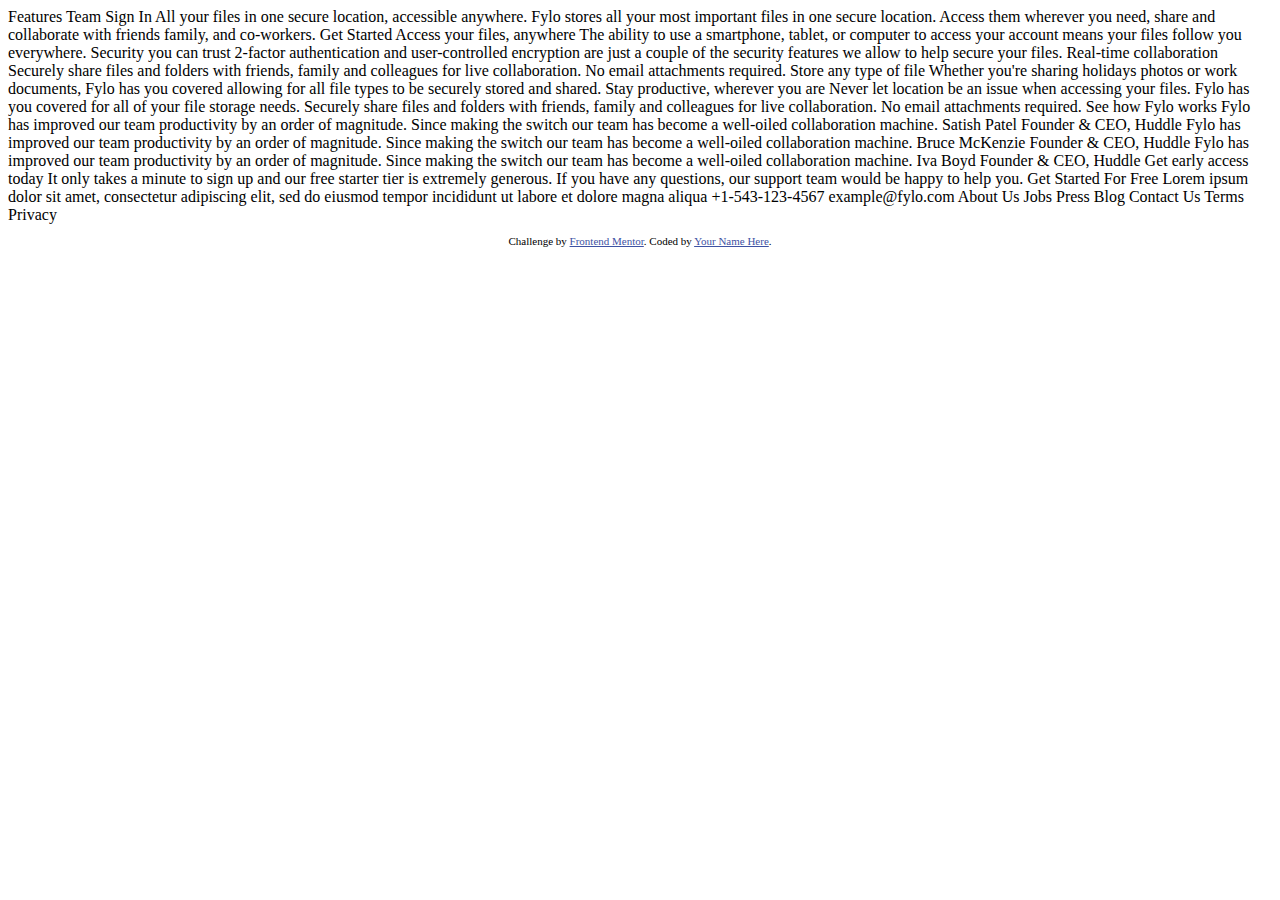
<file: fylo-dark-theme-landing-page-master/index.html>
<!DOCTYPE html>
<html lang="en">
<head>
  <meta charset="UTF-8">
  <meta name="viewport" content="width=device-width, initial-scale=1.0"> <!-- displays site properly based on user's device -->

  <link rel="icon" type="image/png" sizes="32x32" href="./images/favicon-32x32.png">
  
  <title>Frontend Mentor | Fylo landing page with dark theme and features grid</title>

  <!-- Feel free to remove these styles or customise in your own stylesheet 👍 -->
  <style>
    .attribution { font-size: 11px; text-align: center; }
    .attribution a { color: hsl(228, 45%, 44%); }
  </style>
</head>
<body>
  Features
  Team
  Sign In

  All your files in one secure location, accessible anywhere.

  Fylo stores all your most important files in one secure location. Access them wherever 
  you need, share and collaborate with friends family, and co-workers.

  Get Started

  Access your files, anywhere

  The ability to use a smartphone, tablet, or computer to access your account means your 
  files follow you everywhere.

  Security you can trust

  2-factor authentication and user-controlled encryption are just a couple of the security 
  features we allow to help secure your files.

  Real-time collaboration

  Securely share files and folders with friends, family and colleagues for live collaboration. 
  No email attachments required.

  Store any type of file

  Whether you're sharing holidays photos or work documents, Fylo has you covered allowing for all 
  file types to be securely stored and shared.

  Stay productive, wherever you are

  Never let location be an issue when accessing your files. Fylo has you covered for all of your file 
  storage needs.

  Securely share files and folders with friends, family and colleagues for live collaboration. No email 
  attachments required.

  See how Fylo works

  Fylo has improved our team productivity by an order of magnitude. Since making the switch our team has 
  become a well-oiled collaboration machine.

  Satish Patel
  Founder & CEO, Huddle

  Fylo has improved our team productivity by an order of magnitude. Since making the switch our team has 
  become a well-oiled collaboration machine.

  Bruce McKenzie
  Founder & CEO, Huddle

  Fylo has improved our team productivity by an order of magnitude. Since making the switch our team has 
  become a well-oiled collaboration machine.

  Iva Boyd
  Founder & CEO, Huddle

  Get early access today

  It only takes a minute to sign up and our free starter tier is extremely generous. If you have any 
  questions, our support team would be happy to help you.

  Get Started For Free

  Lorem ipsum dolor sit amet, consectetur adipiscing elit, sed do eiusmod tempor incididunt ut labore et 
  dolore magna aliqua

  +1-543-123-4567
  example@fylo.com

  About Us
  Jobs
  Press
  Blog

  Contact Us
  Terms
  Privacy

  <footer>
    <p class="attribution">
      Challenge by <a href="https://www.frontendmentor.io?ref=challenge" target="_blank">Frontend Mentor</a>. 
      Coded by <a href="#">Your Name Here</a>.
    </p>
  </footer>
</body>
</html>
</file>
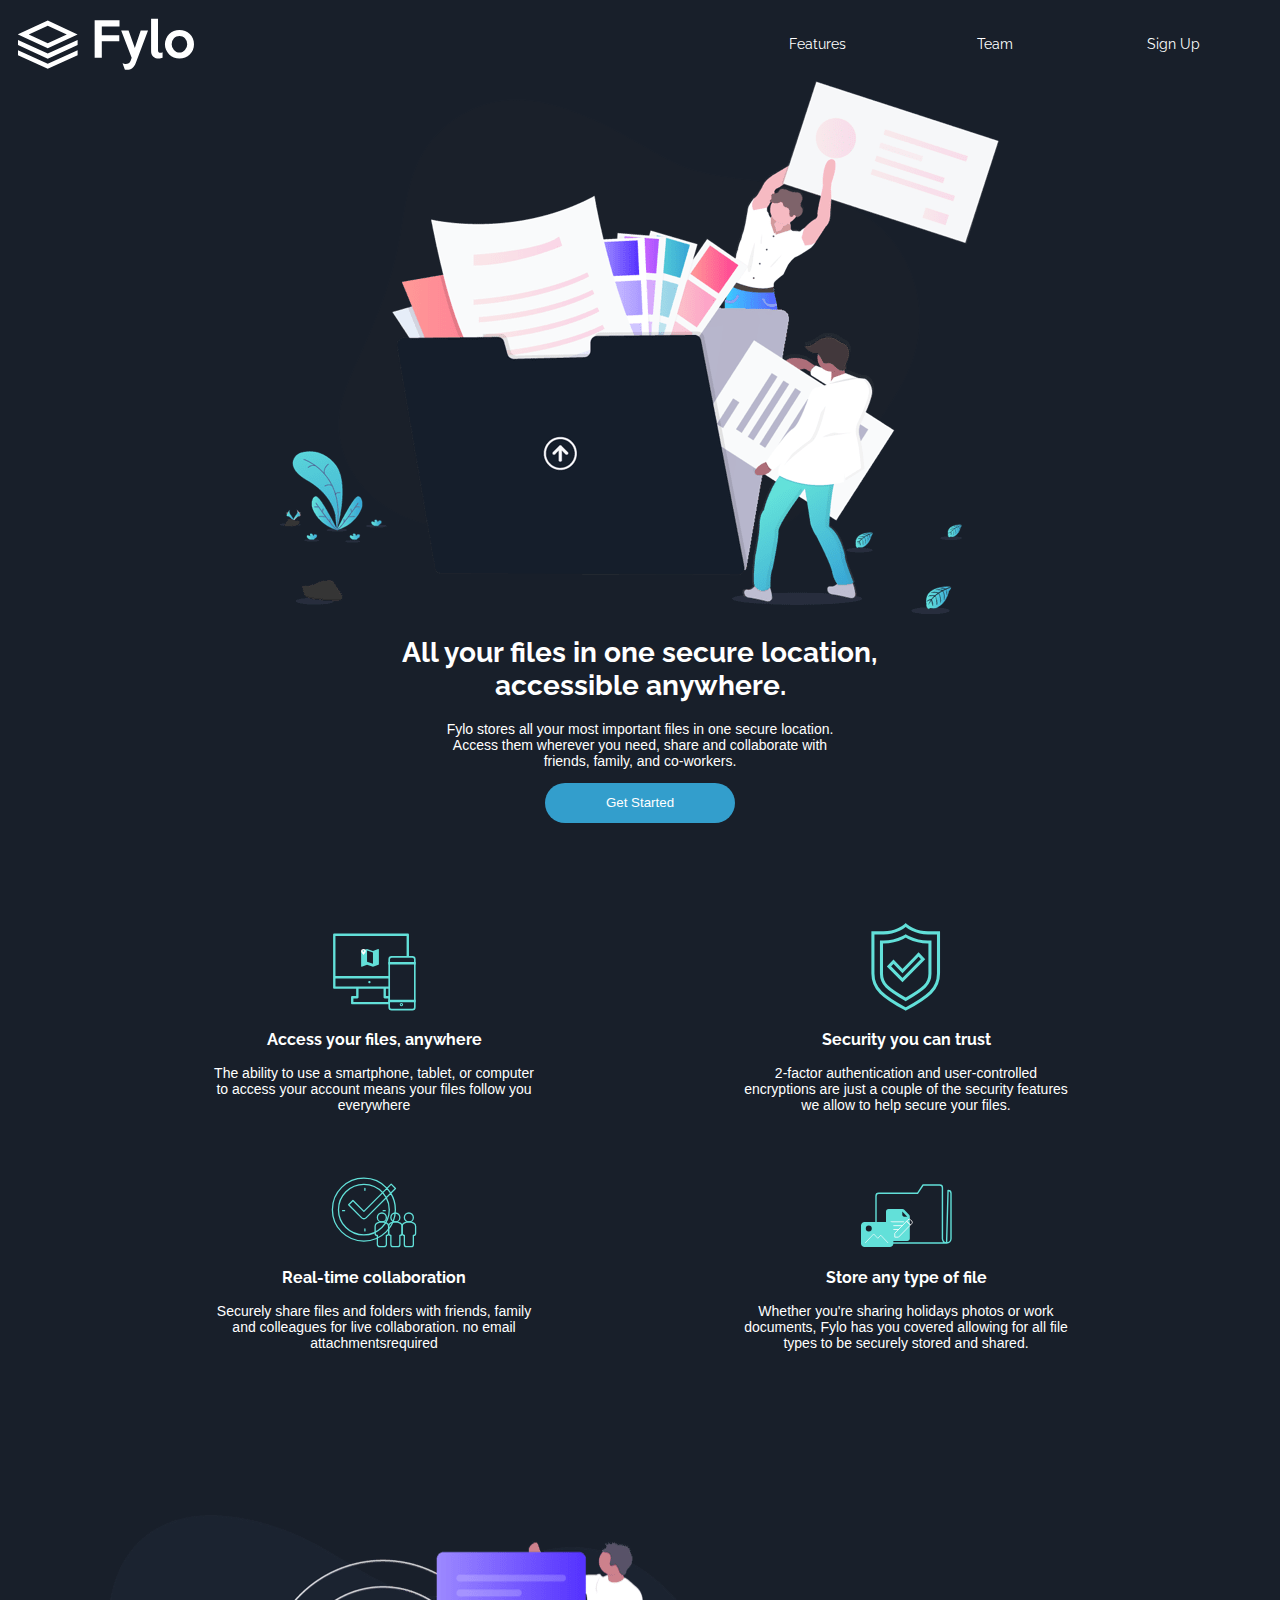
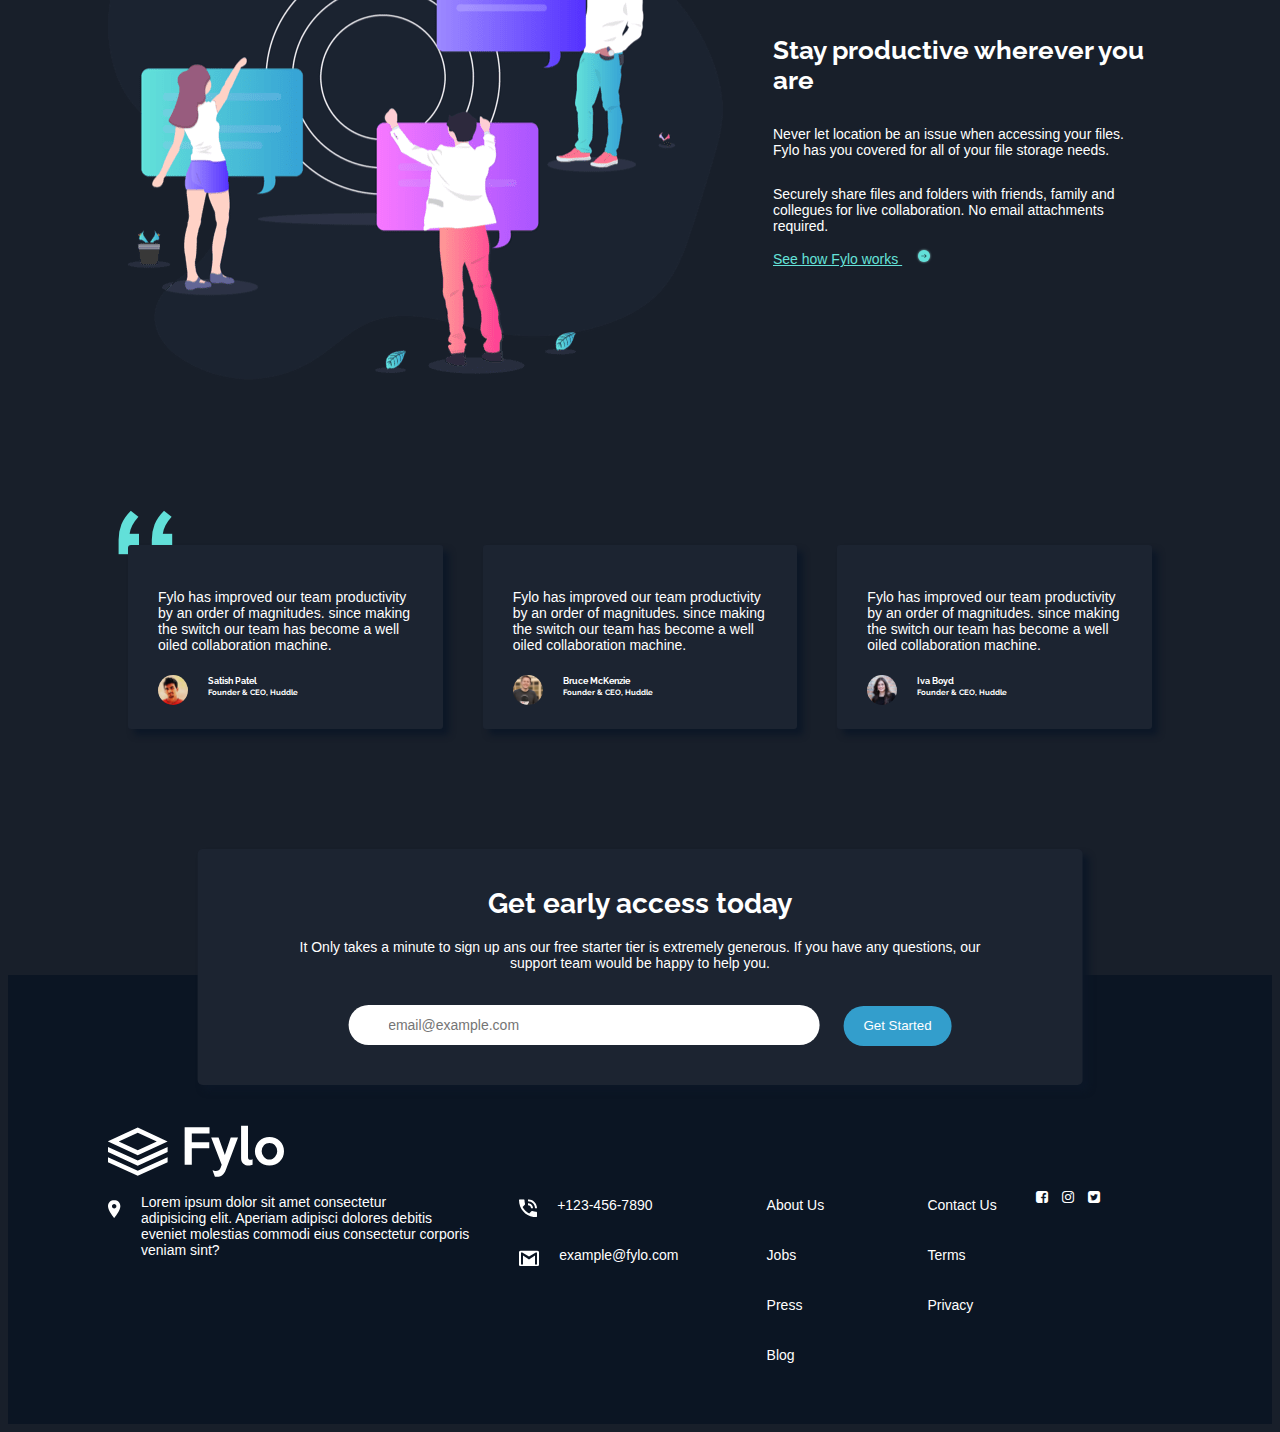
<file: proj1-index.html>
<!DOCTYPE html>
<html lang="en">
    <head>
        <meta charset="UTF-8">
        <meta http-equiv="X-UA-Compatible" content="IE=edge">
        <meta name="viewport" content="width=device-width, initial-scale=1.0">
        <title>SH Project One</title>
        <link rel="stylesheet" href="proj1-style.css" type="text/css">
        <link rel="stylesheet" href="https://cdnjs.cloudflare.com/ajax/libs/font-awesome/4.7.0/css/font-awesome.min.css">
        <link rel="preconnect" href="https://fonts.googleapis.com">
        <link rel="preconnect" href="https://fonts.gstatic.com" crossorigin>
        <link href="https://fonts.googleapis.com/css2?family=Raleway&display=swap" rel="stylesheet">
        

    </head>
    <body>
        <section class="intro">
            <header>
                <nav class="nav-bar">
                    <img src="./images/logo.svg" alt="fylo_logo">
                    <li><a class="navlink" href="#">Features</a></li> 
                    <li><a class="navlink" href="#">Team</a></li> 
                    <li><a class="navlink" href="#">Sign Up</a></li> 
                </nav>
        
            </header>
            <div class="get-started">
                <img class="svg" src="./images/illustration-intro.png" alt="All your Files">
                <div class="welcome">
                    <h1>All your files in one secure location, <br> accessible anywhere.</h1>
                    <p>Fylo stores all your most important files in one secure location. <br>Access them wherever you need, share and collaborate with <br>friends, family, and co-workers.</p>
                    <button class="button"><a href="#">Get Started</a></button>
                </div>
            </div>

            <section class="features">
                <div class="access">
                    <img src="./images/icon-access-anywhere.svg" alt="access anywhere">
                    <h3>Access your files, anywhere</h3>
                    <p>The ability to use a smartphone, tablet, or computer to access your account means your files follow you everywhere</p>
                </div>
        
                <div class="security">
                    <img src="./images/icon-security.svg" alt="secure files">
                    <h3>Security you can trust</h3>
                    <p>2-factor authentication and user-controlled encryptions are just a couple of the security features we allow to help secure your files.</p>
                </div>
        
                <div class="collaborate">
                    <img src="./images/icon-collaboration.svg" alt="collaborative">
                    <h3>Real-time collaboration</h3>
                    <p>Securely share files and folders with friends, family and colleagues for live collaboration. no email attachmentsrequired</p>
                </div>
        
                <div class="any-file">
                    <img src="./images/icon-any-file.svg" alt="store any file">
                    <h3>Store any type of file</h3>
                    <p>Whether you're sharing holidays photos or work documents, Fylo has you covered allowing for all file types to be securely stored and shared.</p>
                </div>
            </section>
        
            <section class="productivity">
                <img class="svg" src="./images/illustration-stay-productive.png" alt="stay productive">
                <div class="stay-productive">
                    <h1>Stay productive wherever you are</h1>
                    <p>Never let location be an issue when accessing your files. Fylo has you covered for all of your file storage needs.</p>
                    <p>Securely share files and folders with friends, family and collegues for live collaboration. No email attachments required.</p>
                    <a class="how-it-works" href="#">See how Fylo works <img src="./images/icon-arrow.svg" alt="right arrow"></a>
                </div>
            </section>
        
            
            <img class="big-quote" src="./images/bg-quotes.png" alt="quotes">
            <section class="testimonials">
                <div class="profile-1">
                    <p>Fylo has improved our team productivity by an order of magnitudes. since making the switch our team has become a well oiled collaboration machine.</p>
                    <div class="info">
                        <img src="./images/profile-1.jpg" alt="profile-1">
                        <h6>Satish Patel <br><small>Founder & CEO, Huddle</small></h6>
                    </div>
                </div>
                <div class="profile-2">
                    <p>Fylo has improved our team productivity by an order of magnitudes. since making the switch our team has become a well oiled collaboration machine.</p>
                    <div class="info">
                        <img src="./images/profile-2.jpg" alt="profile-2">
                        <h6>Bruce McKenzie <br><small>Founder & CEO, Huddle</small></h6>
                    </div>
                </div>
                <div class="profile-3">
                    <p>Fylo has improved our team productivity by an order of magnitudes. since making the switch our team has become a well oiled collaboration machine.</p>
                    <div class="info">
                        <img src="./images/profile-3.jpg" alt="profile-3">
                        <h6>Iva Boyd <br> <small>Founder & CEO, Huddle</small></h6>
                    </div>
                </div>
            </section>
        
            <section class="email-sign-up">
                <h1>Get early access today</h1>
                <p>It Only takes a minute to sign up ans our free starter tier is extremely generous. If you have any questions, our support team would be happy to help you.</p>
                
                <input type="email" name="email-signup" id="email-signup" placeholder="email@example.com" required>
                <button class="button"><a href="#">Get Started</a></button>
            </section>
            <footer class="footer">
                <img class="foot-logo" src="./images/logo.svg" alt="fylo_logo">
                <div class="foot-desc">
                    <div class="loc">
                        <img src="./images/icon-location.svg" alt="location">
                        <p>Lorem ipsum dolor sit amet consectetur <br> adipisicing elit. Aperiam adipisci dolores debitis eveniet molestias commodi eius consectetur corporis veniam sint?</p>
                    </div>
        
                    <ul class="foot-desc-1">
                        <li><img src="./images/icon-phone.svg" alt="phone:"><a href="#">+123-456-7890</a></li>
                        <li><img src="./images/icon-email.svg" alt="email:"><a href="#">example@fylo.com</li></a>
                    </ul>
        
                    <ul>
                        <li><a href="#">About Us</a></li>
                        <li><a href="#">Jobs</a></li>
                        <li><a href="#">Press</a></li>
                        <li><a href="#">Blog</a></li>
                    </ul>
        
                    <ul>
                        <li><a href="#">Contact Us</a></li>
                        <li><a href="#">Terms</a></li>
                        <li><a href="#">Privacy</a></li>
                    </ul>
        
                    <div class="socials">
                        <i class="fa fa-brands fa-facebook-square"></i>
                        <i class="fa fa-brands fa-instagram"></i>
                        <i class="fa fa-brands fa-twitter-square"></i>
                    </div>    
                </div>
            </footer>
        </section>




    </body>
</html>
</file>
<file: proj1-style.css>
/* GENERAL STYLES */
*{
    color: hsl(0, 0%, 100%);
    box-sizing: border-box;
}

body {
    background-color: hsl(218, 28%, 13%);
    font-family: -apple-system, BlinkMacSystemFont, 'Segoe UI', Roboto, Oxygen, Ubuntu, Cantarell, 'Open Sans', 'Helvetica Neue', sans-serif;
    font-weight: 400, 700;
    font-size: 14px;
    color: hsl(0, 0%, 100%);
}
header,h1,h3,h6,nav{
    font-family: 'Raleway', sans-serif
}
li{
    list-style: none;
}
a{
    text-decoration: none;
}
button{
    width: 15%;
    height: 40px;
    border-radius: 50px;
    background: hsl(198, 60%, 50%);
    border: none;
}
button:hover{
  background:hsl(176, 68%, 64%) ;
}


/* HEADER */
.nav-bar{
    box-sizing: border-box;
    padding: 10px;
    display: grid;
    grid-template-columns: 4fr 1fr 1fr 1fr;
    text-align: center;
    align-items: center;
}
.nav-bar a:hover{
    font-weight: bolder;
    padding-bottom: 5px;
    border-bottom: 2px solid hsl(0, 0%, 100%);
}

/* INTRO */
.intro{
    
    min-height: 100vh;
    max-width: 1440px;
    margin: 0 auto;
    text-align: center;
}
.get-started{
    margin-bottom: 100px;
}
.features{
    display: grid;
    grid-template-columns: 1fr 1fr;
    margin-bottom: 100px;
    align-items: baseline;
    margin: 70px 100px 100px 100px;
}
.features>div{
    margin-bottom: 50px;
    padding: 0 100px 0px 100px;
}


.productivity{
    display: grid;
    grid-template-columns: 1fr 1fr;
    margin: 70px 100px 100px 100px;
    gap: 50px;
    align-items: center;
}
.productivity .stay-productive{
    text-align: left;
    display: flex;
    flex-direction: column;
    padding-right: 20px;
    padding-left: auto;
    margin-left: auto;
}
.stay-productive h1{
    font-size: 26px;
}
.stay-productive a {
    color: hsl(176, 68%, 64%);
    align-items: center;
    width: fit-content;
    font-size: 14px;
    /* border-bottom: 1px solid; */
    text-decoration: underline;
    padding-bottom: 10px;
}
.stay-productive a:hover{
    color: hsl(0, 0%, 100%);
}
.stay-productive a img {
    margin-left: 0.85rem;
}


.testimonials{
    display: grid;
    grid-template-columns: 1fr 1fr 1fr;
    margin-left: 100px;
    margin-right: 100px;
    margin-bottom: 100px;
}
.testimonials > div{
    margin: 20px;
    padding: 30px 30px 10px 30px;
    text-align: left;
    background: hsl(217, 28%, 15%);
    box-shadow: 6px 6px 6px hsl(216, 53%, 10%);
    border-radius: 3px;
}
.info img{
    float: left;
    height: 30px;
    width: 30px;
    border-radius: 50%;
}
.info h6{
    margin-left: 50px;
}
.big-quote{
    position: relative;
    display: block;
    top: 30px;
    left: 110px;
    z-index: -1;
}


.email-sign-up{
    background: hsl(217, 28%, 15%);
    box-shadow: 6px 6px 6px hsl(216, 53%, 10%);
    clear: both;
    width: 70%;
    text-align: center;
    box-sizing: border-box;
    border-radius: 5px;
    padding: 20px 80px;
    position: relative;
    left: 50%;
    transform: translateX(-50%);
}
.email-sign-up input{
    width: 65%;
    color: black;
    font-size: 14px;
    height: 40px;
    border-radius: 26px;
    border-color: white;
    padding-left:40px;
    margin: 20px ;
    border: none;
}


footer{
    background: hsl(216, 53%, 9%) ;
    margin-top: -110px ;
    padding: 150px 100px 30px 100px;
    text-align: left;
}
.foot-desc{
    display: grid;
    grid-template-columns: 3fr 2fr 1.3fr 1.2fr 1.1fr;
}
.loc img{
    float: left;
    margin-right: 20px;
    margin-bottom: 100px;
    padding-top: 20px;
}
.foot-desc-1 img{
    margin-right: 20px;
    position: relative;
    top: -40%;
    transform: translateY(40%);
}
.foot-desc ul{
    line-height: 50px;
    margin-top: 0;
}
.fa{
    margin-right: 10px;
    margin-top: 10px;
}
.fa:hover{
    color: hsl(176, 68%, 64%) ;
}














/* responsive part */
@media screen and (max-width:375px) {
    html, body, .intro{
        width: 100vw;
        margin: 0;
        padding: 0%;
        box-sizing: border-box;
        display: block;
        text-align: center;
    }
    .features, .productivity, .testimonials, .email-sign-up, .foot-desc{
        display: block;
        margin: 20px;
    }
    .nav-bar{
        height: 60px;
        grid-template-columns: 3fr 1fr 1fr 1fr;
        font-size: 14px;
        font-weight: normal;
    }
    .nav-bar img{
        width: 60%;
        padding-left: 10px;
    }
    .get-started,.productivity{
        margin: 30px 30px 70px 30px;
        text-align: center;
    }
    .get-started .svg, .productivity .svg{
        width: 330px;
    }
    .get-started h1, .get-started p{
        padding-left: 15px;
        padding-right: 15px;
        text-align: center;
    }
    .get-started button{
        width: 220px;
    }
    .features, .productivity, .email-sign-up{
        margin-top: 100px;
    }
    .features div{
        padding-left: 30px;
        padding-right: 30px;
    }
    .stay-productive{
        text-align: center;
        padding: 10px 20px;
    }
    .productivity h1, .productivity p{
        text-align: left;
        font-size: 16px;
    }
    .big-quote{
        left: 30px;
    }
    .email-sign-up{
        box-sizing: border-box;
        text-align: center;
        padding: 20px 20px;
    }
    #email-signup, .email-sign-up button{
        width: 100%;
        margin: 10px;
    }
    footer{
        padding-left: 20px;
        padding-right: 20px;
        text-align: left;
    }
    ul .foot-desc-1{
        padding-left: 0;
    }
    .foot-desc ul{
        line-height: 30px;
        margin-top: 30px;
        padding-left: 0;
    }
    .socials{
        text-align: center;
    }



}
@media screen and (max-width:320px) {
    html, body, .intro{
        width: 100vw;
        margin: 0;
        padding: 0%;
        box-sizing: border-box;
        display: block;
        text-align: center;
    }
    .features, .productivity, .testimonials, .email-sign-up, .foot-desc{
        display: block;
        margin: 20px;
    }
    .nav-bar{
        height: 60px;
        grid-template-columns: 3fr 1fr 1fr 1fr;
        font-size: 14px;
        font-weight: normal;
    }
    .nav-bar img{
        width: 60%;
        padding-left: 10px;
    }
    .get-started,.productivity{
        margin: 30px 30px 70px 30px;
        text-align: center;
    }
    .get-started .svg, .productivity .svg{
        width: 330px;
    }
    .get-started h1, .get-started p{
        padding-left: 15px;
        padding-right: 15px;
        text-align: center;
    }
    .get-started button{
        width: 220px;
    }
    .features, .productivity, .email-sign-up{
        margin-top: 100px;
    }
    .features div{
        padding-left: 30px;
        padding-right: 30px;
    }
    .stay-productive{
        text-align: center;
        padding: 10px 20px;
    }
    .productivity h1, .productivity p{
        text-align: left;
        font-size: 16px;
    }
    .big-quote{
        left: 30px;
    }
    .email-sign-up{
        box-sizing: border-box;
        text-align: center;
        padding: 20px 20px;
    }
    #email-signup, .email-sign-up button{
        width: 100%;
        margin: 10px;
    }
    footer{
        padding-left: 20px;
        padding-right: 20px;
        text-align: left;
    }
    ul .foot-desc-1{
        padding-left: 0;
    }
    .foot-desc ul{
        line-height: 30px;
        margin-top: 30px;
        padding-left: 0;
    }
    .socials{
        text-align: center;
    }

}
</file>
